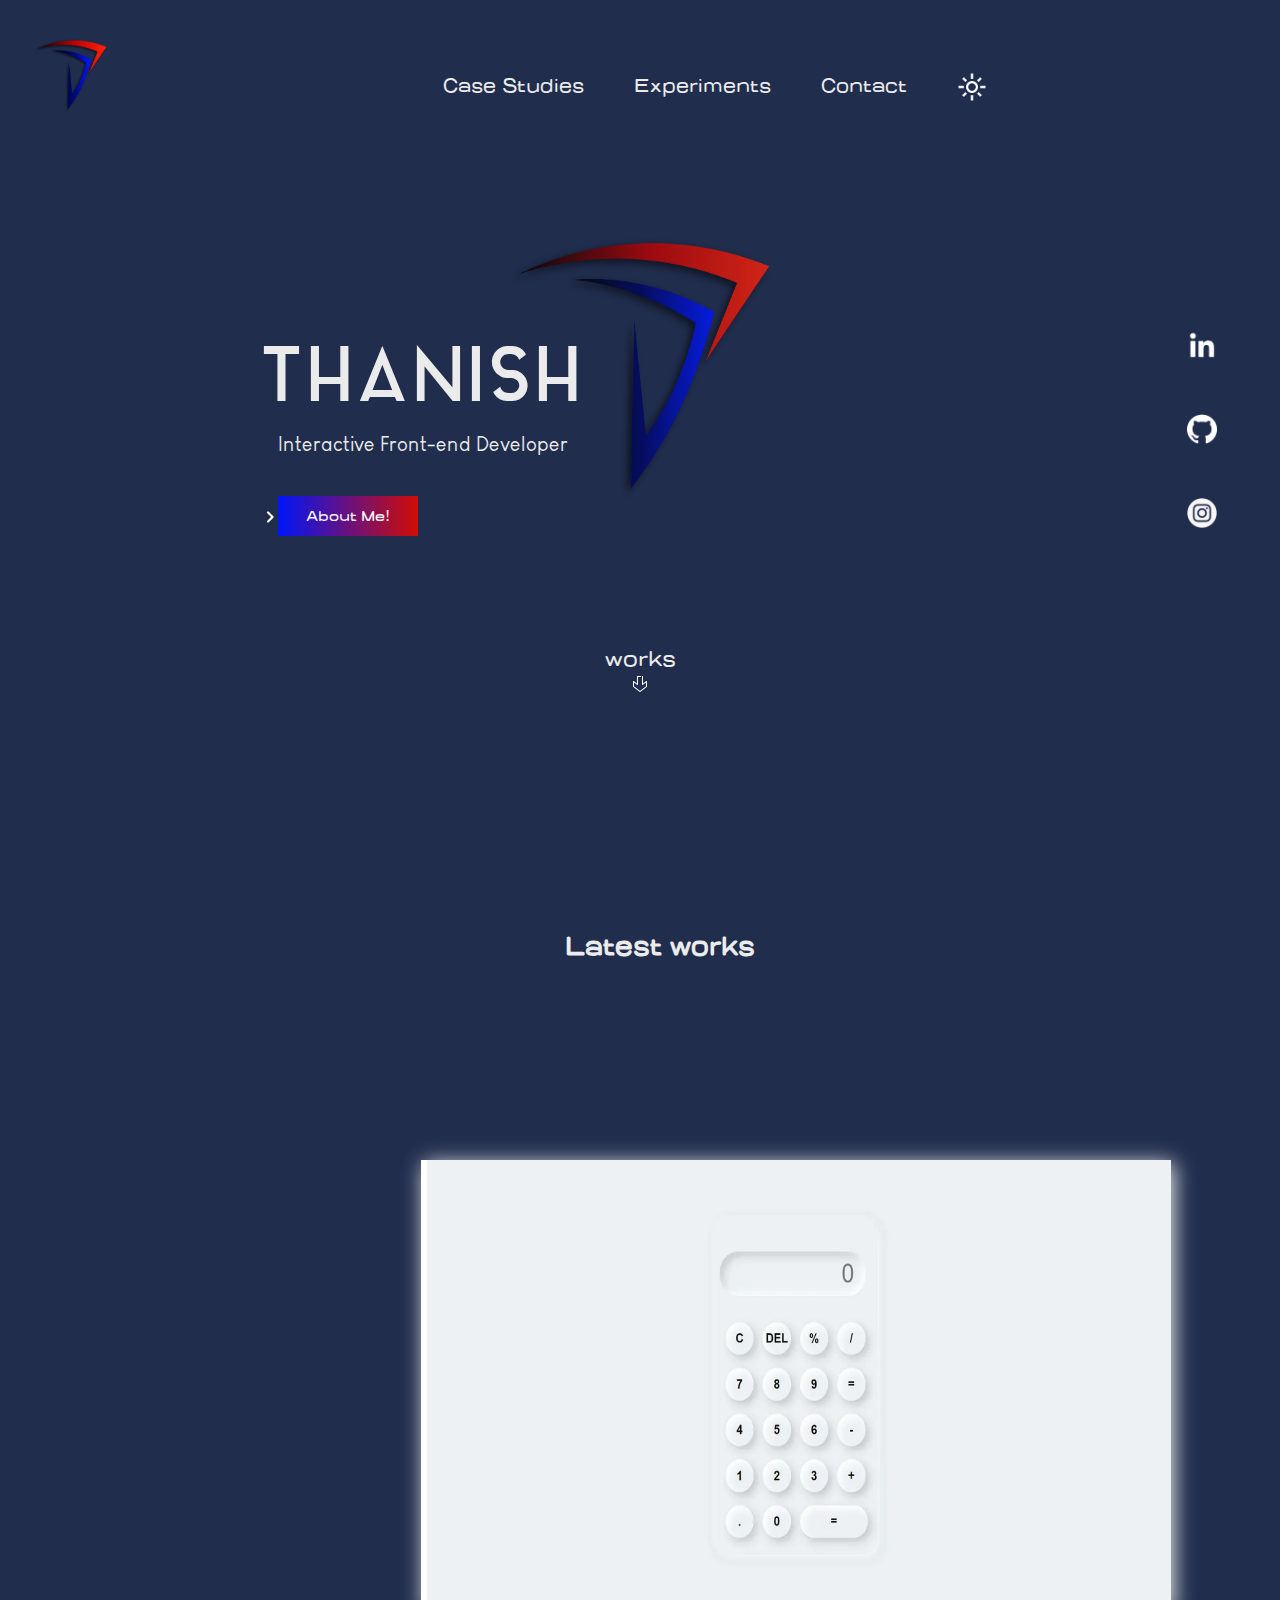
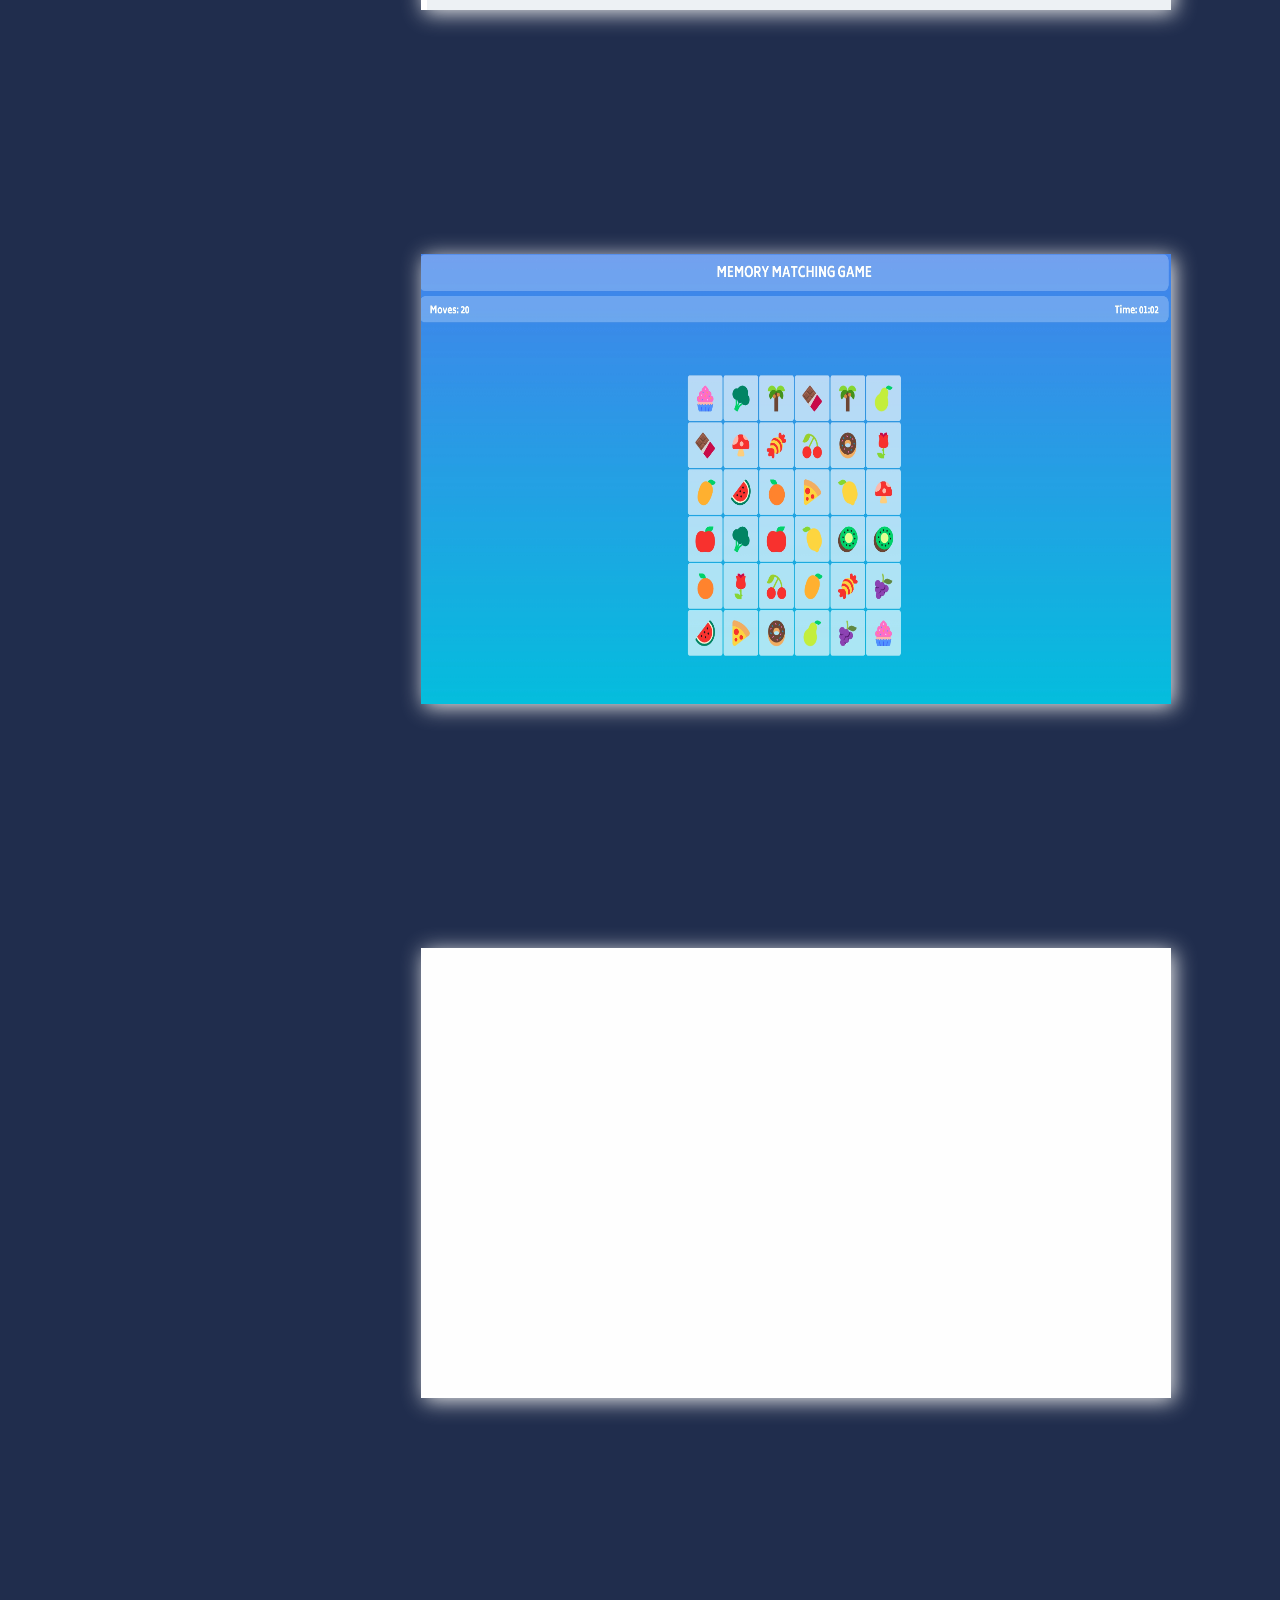
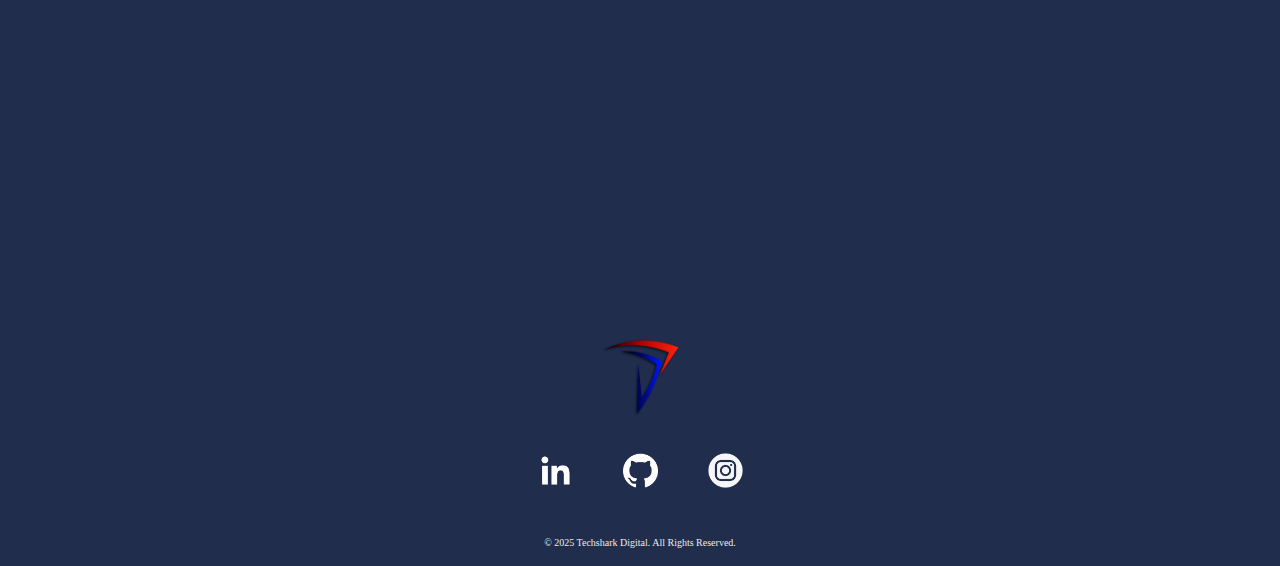
<file: index.html>
<!DOCTYPE html>
<html lang="en">
<head>
    <meta charset="UTF-8">
    <meta name="viewport" content="width=device-width, initial-scale=1.0">
    <title>Thanish - Interactive front-end developer</title>
    <link rel="icon" href="MY LOGO ICON.png">
    <link rel="stylesheet" href="index.css">
</head>
<body>
    <header>
        <div class="content">
            <a href="index.html"><img class="logo" src="MY LOGO ICON.png" alt="Logo"></a>
            <nav class="menu">
                <li onclick="showsidebar()"><a href="#"><img src="menu-24.png" alt=""></a></li>
                <li><a href="#" id="theme-toggle-mob"><img id="theme-mob" src="light-mode.png" alt="Toggle Theme"></a></li>
            </nav>
            <nav class="navigation">
                    <ul>
                        <li class="navigationpc"><a href="#" id="theme-toggle-pc"><img id="theme-pc" src="light-mode.png" alt="Toggle Theme"></a></li>
                        <li class="navigationpc" id="contactpc"><a onclick="showMainMenu()">Contact</a></li>
                        <li class="navigationpc"><a href="#">Experiments</a></li>
                        <li class="navigationpc"><a href="#projects">Case Studies</a></li>
                    </ul>
                </nav>
            </div>
                <div>
                    <ul class="navigationmobile">
                        <li onclick="hidesidebar()"><a id="close" href="index.html"><img class="closeicon" src="close-icon-light.png" alt=""></a></li>
                        <li class="menu-options" id="contactmob"><a  onclick="showcontactmenu(),hidesidebar()">Contact</a></li>
                        <li class="menu-options"><a href="#">Experiments</a></li>
                        <li class="menu-options"><a  href="#projects">Case Studies</a></li>
                    </ul> 
                    <ul class="menuicons">
                        <li><a href="https://www.linkedin.com/in/thanish-p-421204200" target="_blank"><img class="linkedin" src="linkedin light.png" alt="LinkedIn"></a></li>
                        <li><a href="https://github.com/thanish2806" target="_blank"><img class="github" src="github-light.png" alt="GitHub"></a></li>
                        <li><a href="https://www.instagram.com/thanish_fze/" target="_blank"><img class="instagram" src="instagram light.png" alt="Instagram"></a></li>
                    </ul>
                </div>
                <nav id="mainmenu">
                    <div class="aboutmemenu">
                        <img class="closeicon" onclick="hidemainmenu(),sidebarunblur()" src="close-icon-light.png" alt="close">
                        <li><p class="aboutmetext">About me</p></li>
                        <li><p class="aboutmerole">Interactive Front-end Developer</p></li>
                        <li><p class="aboutcontent">I'm Thanish, a 20-year-old Indian Freelance Front-end developer. I'm a weird guy who likes making weird things with web technologies.
                        I like to resolve design problems, create smart user interface and imagine useful interaction, developing rich web experiences & web applications.
                        When not working or futzing around with code, I study how to escape from University. Actually for hire.</p></li>
                        
                    </div>
                    
                    <div class="contactmenu">
                        <img onclick="hidemainmenu(),sidebarunblur()" src="close-icon-dark.png" alt="close">
                        <p class="contactmenutitle">Let's Talk.</p>
                        <p class="contactmenusubtitle">New projects, freelance inquiry or even a coffee.</p>
                        <form id="contactForm">
                            
                            <label for="name">Name</label><br>
                            <input type="text" id="name" name="name" placeholder="Name" required><br><br>
                            <label for="email">Email</label><br>
                            <input type="email" id="email" name="email" placeholder="Email" required><br><br>
                            <label for="message">Message</label><br>
                            <textarea id="message" name="message" placeholder="Enter your query" required></textarea><br><br>
                            <button type="button" class="Submit" onclick="sendToWhatsApp()">Submit</button>
                        </form>
                    </div>
            
                </nav>                       
    </header>
    <img src="MY LOGO ICON.png" class="background-logo" alt="Thanish's personal logo">
    
            
    
    <div id="info">
        <p class="myname">THANISH</p>
        <p class="myrole">Interactive Front-end Developer</p>
        
        <div class="aboutme-btn">
            <button onclick="showMainMenu()" class="aboutme" type="button">About Me!</button>
            <img class="aboutme-forward-icon" src="forward icon.png" alt="">
        </div>
        <div class="works">
            <a href="#projects">works</a>
            <a href="#projects"><img class="arrow" src="arrow.png" alt="Arrow"></a>
        </div>
        <p class="credit">© 2025 Thanish</p>
    </div>
    <div class="icons">
        <ul class="icon">
            <li><a href="https://www.linkedin.com/in/thanish-p-421204200" target="_blank"><img class="linkedin" src="linkedin light.png" alt="LinkedIn"></a></li>
            <li><a href="https://github.com/thanish2806" target="_blank"><img class="github" src="github-light.png" alt="GitHub"></a></li>
            <li><a href="https://www.instagram.com/thanish_fze/" target="_blank"><img class="instagram" src="instagram light.png" alt="Instagram"></a></li>
        </ul>
    </div>
    <div class="projects" id="projects">
        <ul class="project-images">

            <h2>Latest works</h2>
            <li><a href="https://thanish2806.github.io/Calculator/" target="_blank"><img src="calculator-project.jpeg" alt="LinkedIn"></a></li>
            <li><a href="https://github.com/thanish2806" target="_blank"><img src="cardgame.jpeg" alt="GitHub"></a></li>
            <li><a href="https://www.instagram.com/thanish_fze/" target="_blank"><img src="samplebg.jpeg" alt="Instagram"></a></li>
        </ul>
    </div>
    <footer>
        <a href="index.html"><img class="logobottom" src="MY LOGO ICON.png" alt="Logo"></a>
        <div class="icons-bottom">
            
            <ul id="icons-bottom">
                <li><a href="https://www.linkedin.com/in/thanish-p-421204200" target="_blank"><img class="linkedin" src="linkedin light.png" alt="LinkedIn"></a></li>
                <li><a href="https://github.com/thanish2806" target="_blank"><img class="github" src="github-light.png" alt="GitHub"></a></li>
                <li><a href="https://www.instagram.com/thanish_fze/" target="_blank"><img class="instagram" src="instagram light.png" alt="Instagram"></a></li>
            </ul>
        </div>
        <p class="footer">© 2025 Techshark Digital. All Rights Reserved.</p>
    </footer>
    <script src="index.js"></script>
    </script>
</body>
</html>
</file>
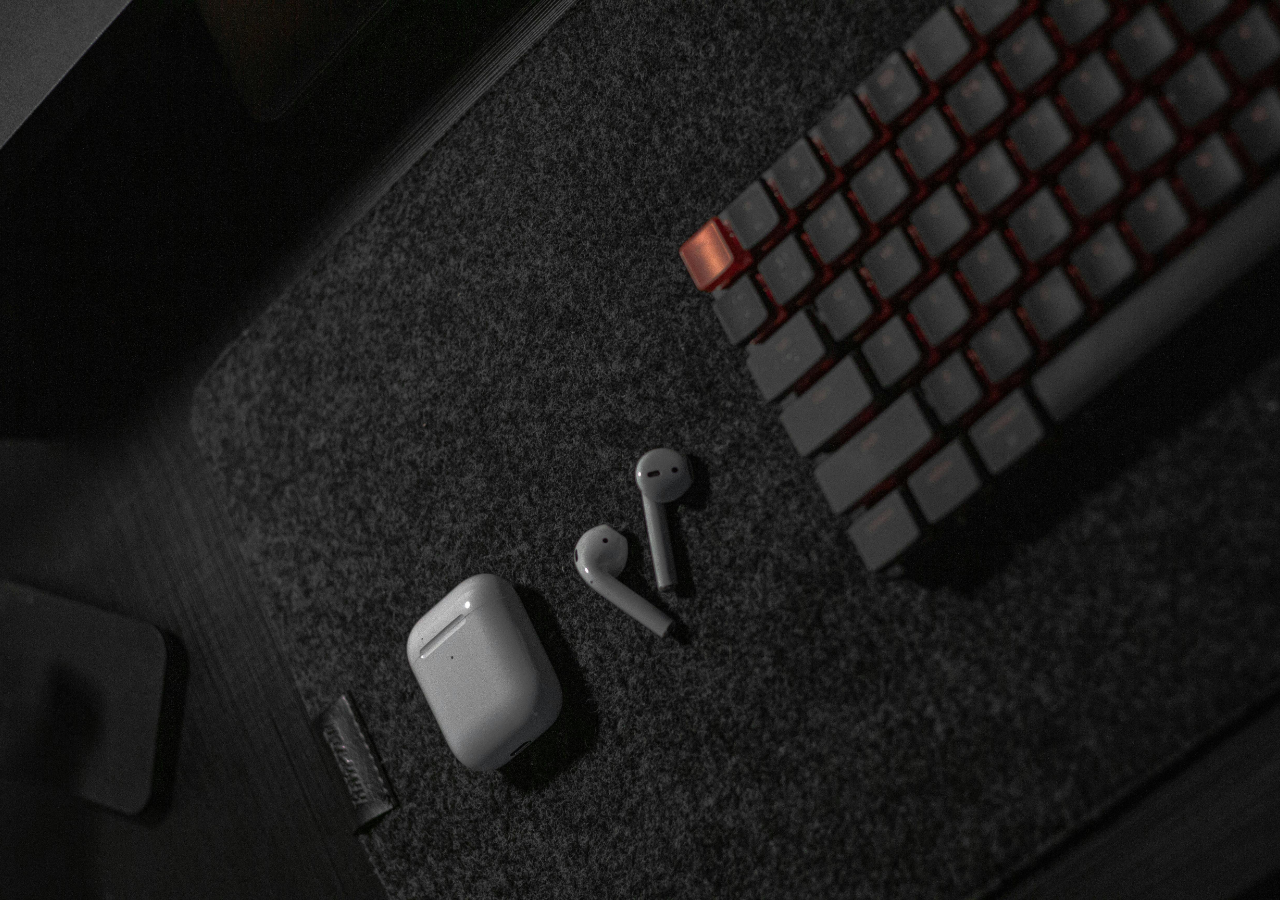
<file: contactme.html>
<!DOCTYPE html>
<html lang="en">
<head>
    <meta charset="UTF-8">
    <meta name="viewport" content="width=device-width, initial-scale=1.0">
    <link rel="stylesheet" href="contactme.css">
    <title>Document</title>
</head>
<body>
    
        
    <script src="index.js"></script>
</body>
</html>
</file>
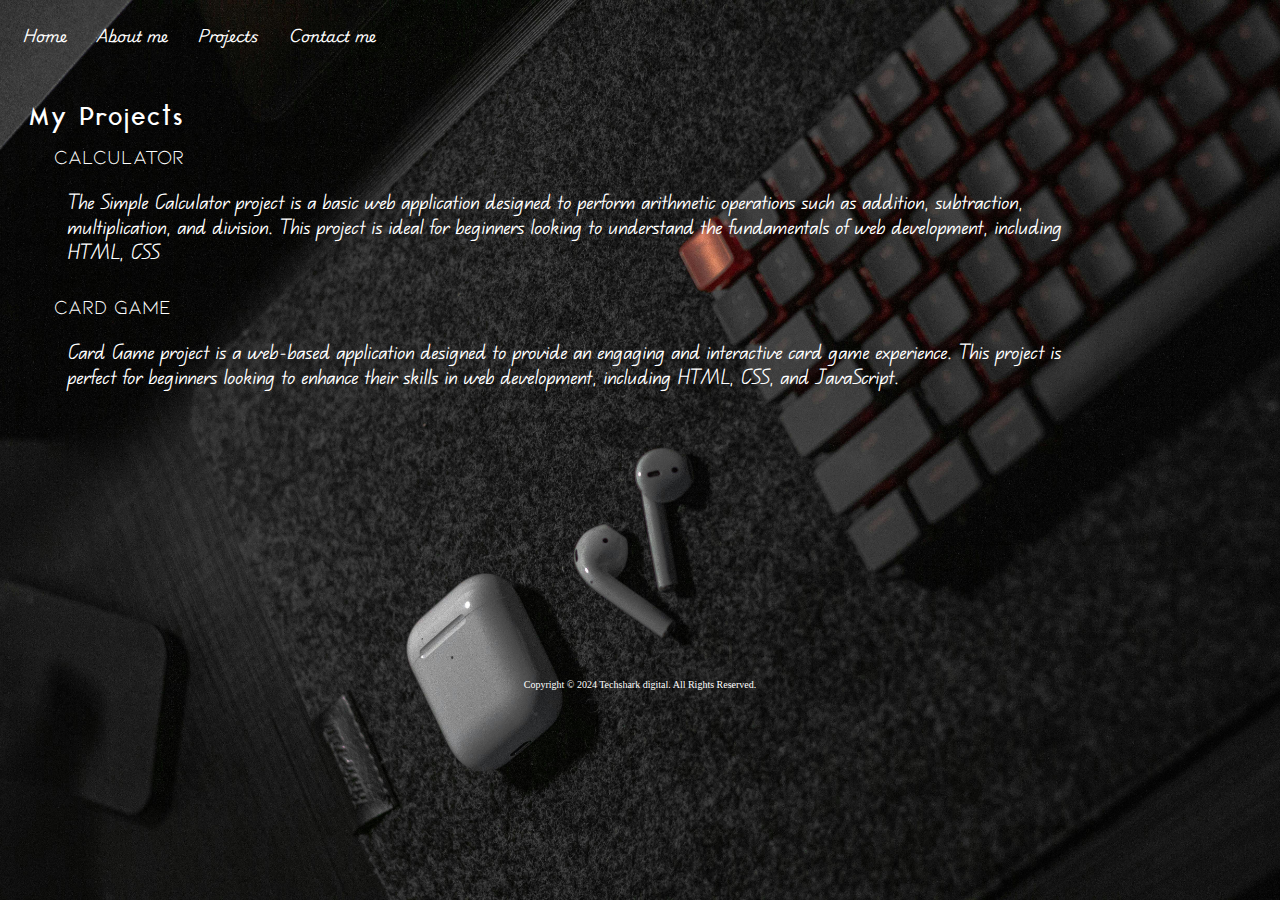
<file: projects.html>
<!DOCTYPE html>
<html lang="en">
<head>
    <meta charset="UTF-8">
    <meta name="viewport" content="width=device-width, initial-scale=1.0">
    <link rel="stylesheet" href="projects.css">
    <link rel="icon" type="image/x-icon" href="/images/favicon.ico">
    <link rel="preconnect" href="https://fonts.googleapis.com">
    <link rel="preconnect" href="https://fonts.gstatic.com" crossorigin>
    <link href="https://fonts.googleapis.com/css2?family=Antic+Slab&family=Dancing+Script:wght@400..700&family=Lugrasimo&family=Playwrite+CL:wght@100..400&family=Playwrite+DK+Uloopet:wght@100..400&family=Zen+Dots&display=swap" rel="stylesheet">
    <link rel="preconnect" href="https://fonts.googleapis.com">
<link rel="preconnect" href="https://fonts.gstatic.com" crossorigin>
<link href="https://fonts.googleapis.com/css2?family=Antic+Slab&family=Dancing+Script:wght@400..700&family=Edu+QLD+Beginner:wght@400..700&family=Lugrasimo&family=Playwrite+CL:wght@100..400&family=Playwrite+DK+Uloopet:wght@100..400&family=Zen+Dots&display=swap" rel="stylesheet">
<link rel="preconnect" href="https://fonts.gstatic.com" crossorigin>
<link href="https://fonts.googleapis.com/css2?family=Antic+Slab&family=Dancing+Script:wght@400..700&family=Playwrite+CL:wght@100..400&display=swap" rel="stylesheet">
<link rel="preconnect" href="https://fonts.googleapis.com">
<link rel="preconnect" href="https://fonts.gstatic.com" crossorigin>
<link href="https://fonts.googleapis.com/css2?family=Antic+Slab&family=Dancing+Script:wght@400..700&family=Lugrasimo&family=Playwrite+CL:wght@100..400&display=swap" rel="stylesheet">
<link rel="preconnect" href="https://fonts.googleapis.com">
<link rel="preconnect" href="https://fonts.gstatic.com" crossorigin>
<link href="https://fonts.googleapis.com/css2?family=Antic+Slab&family=Dancing+Script:wght@400..700&family=Lugrasimo&family=Playwrite+CL:wght@100..400&family=Playwrite+DK+Uloopet:wght@100..400&display=swap" rel="stylesheet">
<title>Projects - Thanish</title>
</head>
<body>
    <header>
        <div class="navigat">
            <nav class="navigation">
                <ul><li><a  href="index.html">Home</a></li>
                    <li><a  href="aboutme.html">About me</a></li>
                    <li><a  href="projects.html">Projects</a></li>
                    <li><a  href="contactme.html">Contact me</a></li>
                </ul>
            </nav>
        </div>
        
    </header>
    <div id="projects">
        <h2>My Projects </h2>
        <a href="https://github.com/thanish2806/calculator-co.git" target="_blank"><button class="calculator">Calculator</button></a><br>
        <p class="calculator_description">The Simple Calculator project is a basic web application designed to perform arithmetic operations such as addition, subtraction, multiplication, and division. This project is ideal for beginners looking to understand the fundamentals of web development, including HTML, CSS</p>
        <a href="https://github.com/thanish2806/CARD-GAME.git" target="_blank"><button class="card_game">Card game</button></a><br>
        <p class="card_game_description" >Card Game project is a web-based application designed to provide an engaging and interactive card game experience. This project is perfect for beginners looking to enhance their skills in web development, including HTML, CSS, and JavaScript.</p>

    </div>
    <footer>
        <p class="footer">Copyright © 2024 Techshark digital. All Rights Reserved.</p>
    </footer>
</body>
</html>
</file>
<file: index.css>
:root{
    --primary-color: #202d4d;
    --secondary-color: #ebebeb;
}
.dark-theme{
    --primary-color: #ebebeb;
    --secondary-color: #202d4d;
}
body{
    background-color:var(--primary-color);
    background-size: cover;
    background-repeat: no-repeat;
    background-position: center;
    flex-direction: column;
    min-height: 100px;
    display: flex;
	transition: background-color 0.5s ease, color 0.5s ease;

}
.projects{
    background-color: var(--secondary-color)
}
.background-logo{
    display: block;
    margin-left: auto;
    margin-right: auto;
    position: relative;
    z-index: -1;
    height: 270px;
    width: 270px;
    margin-top: 50px;
    opacity: 80%;
}
.logo{
    height: 75px;
    width: 75px;
    position: relative;
    margin-top: 30px;
    margin-left: 25px;
}
/*mobile responsive*/
.menu li{
    float: right;
    list-style-type: none;
}
.menu ul{
    overflow: hidden;
    padding: 0px;
    margin: 0px;
    list-style-type: none;
    background-color: none;
}
.menu a{
    padding: 7px;
    opacity: 100%;
    transition: transform 0.3s ease-in-out;
}
.menu{
    position: relative;
    bottom: 50px;
    right: 10px;
    display: flex;
    flex-direction: column ;
}
.navigation{
    text-align: left;
    vertical-align: top;
    position: relative;
    right: 250px;
    bottom: 60px;
}
.menu{
    display: none;
}
.navigation ul{
    overflow: hidden;
    padding: 0px;
    margin: 0px;
    list-style-type: none;
    background-color: none;
}
.navigation a{
    padding: 15px;
    display: block;
    text-align: center;
    text-decoration: none;
    color: var(--secondary-color);
    font-size: 22px;
    font-family: Roliderounded;
    font-weight: 400;
    font-style: normal;  
    margin-right: 20px;
    opacity: 100%;
    transition: transform 0.3s ease-in-out;
}
.navigationmobile a{
    padding: 15px;
    display: block;
    text-align: center;
    text-decoration: none;
    color: var(--secondary-color);
    font-size: 22px;
    font-family: Roliderounded;
    font-weight: 400;
    font-style: normal;  
    margin-right: 20px;
    opacity: 100%;
    transition: transform 0.3s ease-in-out;
}
.navigation li{
    float: right;
}
nav a:hover{
    transform: scale(1.05);
    opacity: 80%;

}
.navigationmobile {
    position: fixed;
    top: 0;
    right: 0;
    height: 100%;
    width: 100%;
    z-index: 999;
    backdrop-filter: blur(8px);
    background-color: #202d4c00;
    display: none;
    flex-direction: column ;
    filter: none;
}
.navigationmobile img{
    width: 30px;
}
.menuicons{
    display: none;
}
.menuicons{
    position: relative;
    top: 200px;
    height: 100%;
    width: 100%;
    z-index: 999;
    display: none;
    flex-direction: row;
}
.menuicons img{
    height: 30px;
    width: 30px;
    padding: 25px;
    transition: box-shadow 0.3s ease-in-out, transform 0.3s ease-in-out, opacity 0.3s;
}
.menu-options{
    position: relative;
    top: 80px;
    width: 100%;
}
#close{
    position: relative;
    text-align: right;
}
nav a:active{
    transform: scale(1.05);
    opacity: 80%;

}

@font-face {
    font-family: Roliderounded;
    src: url(RolideRounded-Regular.otf);
}
#theme-pc{
    bottom: 133px;
    height: 30px;
    width: 30px;
    transition: box-shadow 0.3s ease-in-out, transform 0.3s ease-in-out, opacity 0.3s;
}
p{
    font-size: small;
}


.myname {
    font-family: aquafont;
    font-optical-sizing: auto;
    font-weight: 400;
    font-style: normal;
    font-size: 75px;
    margin-left: 250px;
    position: relative;
}
.myrole{

    font-family: louisgeorgecafe;
    font-optical-sizing: auto;
    font-weight: 400;
    font-style: normal;
    margin-left: 270px;
    bottom: 70px;
    position: relative;
    font-size: 20px;
}

span.about{
    font-family: Roliderounded;
}
.aboutme {
    content: '';
    position: relative;
    margin-left: 270px;
    bottom: 50px;
    height: 40px;
    width: 140px;
    border-radius: 0px;
    display: flex;
    justify-content: center;
    align-items: center;
    color: #f7f7f7 ;
    background: linear-gradient(to right, #0016f9, #d10d04);
    border: none;
    transition: box-shadow .3s;
    font-family: Roliderounded;
    font-size: 17px;
    z-index: 1;
    transition: box-shadow 0.3s ease-in-out, transform 0.3s ease-in-out, background -color 0.3s ease-in-out;
}

.aboutme:hover {
    cursor: pointer;
    transition-duration: .3s;
    box-shadow: 3px 3px 16px rgb(0, 0, 0);
    display: flex;
    transform: scale(1.01);
    
}

.aboutme-forward-icon {
    position: relative;
    margin-left: 250px;
    bottom: 81px;
    
}
#info{
    margin-top: -245px;
    color:var(--secondary-color);
}
.icon{
    overflow: hidden;
    position: relative;
    padding: 0px;
    margin: 0px;
    text-align: right;
    background-color: none;
    right: 30px;
    bottom: 650px;
}
.icon img{
    height: 30px;
    width: 30px;
    padding: 25px;
    transition: box-shadow 0.3s ease-in-out, transform 0.3s ease-in-out, opacity 0.3s;

}   

.icon img:hover {
    transform: scale(1.1);
    opacity: 70%;
}
.logo-bottom{
    align-items: center;
}

.logobottom{
    display: block;
    margin-left: auto;
    margin-right: auto;
    position: relative;
    height: 80px;
    width: 80px;
    
}
.icons-bottom{
    overflow: hidden;
    padding: 0px;
    margin: 0px;
    background-color: none;
    position: relative;
}
.icons-bottom img{
    height: 35px;
    width: 35px;
    padding: 25px;
    transition: box-shadow 0.3s ease-in-out, transform 0.3s ease-in-out, opacity 0.3s;

}  
#icons-bottom {
    list-style-type: none; 
    padding: 0; 
    margin: 0; 
    display: flex; 
    flex-direction: row; 
    justify-content: center;
}

#icons-bottom li {
    margin: 10px 0; /* Add some space between the icons */
}
.credit{
    text-align: right;
    color: var(--secondary-color);
    right: 20px;
    bottom: 0px;
    margin-top: 90px;
    position: relative;

}
.works{
    display: block;
    position: relative;
    bottom: 50px;
}
.works a{
    font-size: 25px;
    font-family: Roliderounded;
    text-align: center;
    color: var(--secondary-color);
    position: relative;
    display: block;
    padding-top: 80px;
    padding-bottom: 0px;
    text-decoration: none;
}
.arrow{
    position: relative;
    bottom: 85px;
}
#projects{
    position: relative;
    bottom: 400px;
}
h2{
    font-size: 30px;
    font-family: Roliderounded;
    text-align: center;
    color: var(--secondary-color);
    position: relative;
    display: block;
    padding-top: 80px;
    padding-bottom: 50px;
    

}
@font-face {
    font-family: kionaregular;
    src: url(Kiona-Regular.ttf);
}
@font-face {
    font-family: louisgeorgecafe;
    src: url(Louis\ George\ Cafe.ttf);
}
@font-face {
    font-family: comfortaa-regular;
    
    src: url(Comfortaa-Regular.ttf);
}
@font-face {
    font-family: louisgoergecafebold;
    src: url(Louis\ George\ Cafe\ Bold.ttf);
}
@font-face {
    font-family: aquafont;
    src: url(aqua.ttf);
}
@font-face {
    font-family: azonix;
    src: url(Azonix.otf);
}
.projects{
    background-color: var(--primary-color);
}
.project-images{
    overflow: hidden;   
}
.project-images img{
    height: 450px;
    width: 750px;
    box-shadow: 3px 3px 20px var(--secondary-color);
    margin: 120px;
    margin-left: 373px;
    align-content: center;
}
ul{
    list-style-type: none;
}
.calculator:hover{
    cursor: pointer;
    font-size: 20px;
    text-shadow: 3px 3px 30px var(--secondary-color);
}
.cardgame{
    font-family: kionaregular;
    color: blue;
    background-color: var(--secondary-color);
    border: transparent;
    font-size: 20px;
    height: 450px;
    width: 750px;
    display: block;
    margin: 0 auto;
    align-content: center;
    box-shadow: 3px 3px 20px var(--secondary-color);
}
.cardgame:hover{
    cursor: pointer;
    font-size: 20px;
    text-shadow: 3px 3px 30px var(--secondary-color);
}
#mainmenu {
    display: none; /* Initially hidden */
}

.aboutmemenu,
.contactmenu {
    display: none; /* Initially hidden */
}
.aboutmemenu img{
    display: none;
}
.aboutmemenu{
    height: 600px;
    width: 500px;
    position: fixed;
    left: 300px;
    bottom: 60px;
    z-index: 999;
    background-color: var(--primary-color);
    box-shadow: 0px 0px 30px #1b1b23;
    display: block;
    flex-direction: column ;
    list-style-type: none;
}
.aboutmetext{
    padding-top: 50px;
    padding-left: 70px;
    display: block;
    text-align: left;
    text-decoration: none;
    color: var(--secondary-color);
    font-size: 30px;
    font-family: aquafont;
    font-weight: 400;
    font-style: normal;  
    margin-right: 20px;
    opacity: 100%;
    transition: transform 0.3s ease-in-out;
}
.aboutmerole{
    padding-left: 70px;
    display: block;
    text-align: left;
    text-decoration: none;
    color: var(--secondary-color);
    font-size: 17px;
    font-family: louisgeorgecafe;
    font-weight: 400;
    font-style: normal;  
    margin-right: 20px;
    opacity: 100%;
    transition: transform 0.3s ease-in-out;

}
.aboutcontent{
    padding: 70px;
    padding: 70px;
    display: block;
    text-align: left;
    text-decoration: none;
    color: var(--secondary-color);
    font-size: 15px;
    font-family: comfortaa-regular;
    font-weight: 400;
    font-style: normal;  
    margin-right: 13px;
    opacity: 100%;
    transition: transform 0.3s ease-in-out;
    line-height: 1.6;
}
.contactmenu{
    height: 600px;
    width: 500px;
    position: fixed;
    left: 800px;
    bottom: 60px;
    z-index: 999;
    background-color: var(--secondary-color);
    box-shadow: 0px 0px 30px #1b1b23;
    flex-direction: column ;
    list-style-type: none;
}
.contactmenu img{
    width: 26px;
    background: transparent;
    padding-left: 40px;
    padding-top: 40px;
    padding-right: 40px;
    padding-bottom: 0px;
    margin-left: 390px;
}
.contactmenu img:hover{
    transition: transform 0.3s ease-in-out;
    transform: scale(1.05);
    opacity: 80%;
}
#contactForm{
    text-align: left;
    padding-left: 40px;
    padding-top: 20px;
    padding-right: 40px;
    padding-bottom: 40px;

}
.contactmenutitle{
    padding-top: 0px;
    padding-left: 40px;
    display: block;
    text-align: left;
    text-decoration: none;
    color: var(--primary-color);
    font-size: 30px;
    font-family: aquafont;
    font-weight: 400;
    font-style: normal;  
    margin-right: 20px;
    opacity: 100%;
    transition: transform 0.3s ease-in-out;

}
.contactmenusubtitle{
    padding-left: 40px;
    display: block;
    text-align: left;
    text-decoration: none;
    color: var(--primary-color);
    font-size: 16px;
    font-family: aquafont;
    font-style: normal;  
    margin-right: 20px;
    opacity: 100%;
    transition: transform 0.3s ease-in-out;

}
label{
    font-family: louisgoergecafebold;
    font-size: 18px;
    color: var(--primary-color);
}
#contactForm input{
    width: 300px;
    height: 20px;
    background-color: transparent;
    border-top: transparent;
    border-right: transparent;
    border-left: transparent;
    border-width: 2px;
    color: var(--primary-color);
}
#contactForm textarea{
    width: 300px;
    height: 100px;
    border-top: transparent;
    border-right: transparent;
    border-left: transparent;
    border-width: 2px;
    color: var(--primary-color);
    background-color: transparent;
    border-color: var(--primary-color);
}
.Submit{
    content: '';
    padding: 15px;
    height: 36px;
    width: 100px;
    border-radius: 0px;
    display: flex;
    justify-content: center;
    align-items: center;
    color: #f7f7f7 ;
    background: linear-gradient(to right, #0016f9, #d10d04);
    border: none;
    transition: box-shadow .3s;
    font-family: Roliderounded;
    font-size: 17px;
    transition: box-shadow 0.3s ease-in-out, transform 0.3s ease-in-out, background -color 0.3s ease-in-out;
}
.footer{
    color: var(--secondary-color);
    background-color: transparent;
    position: relative;
    text-align: center;
    font-size: 10px;
    top: 0px;
}

@media screen and (max-width: 768px) {
    /* Mobile Menu Icon */
    .logo{
        height: 50px;
        width: 50px;
        position: relative;
        margin-top: 30px;
        margin-left: 25px;
    }
    .navigation{
        display: block;
        text-align: right;
        position: relative;
        right: 0px;
        bottom: 110px;

    }
    #theme-toggle{
        display: block;
        right: 20px;
        bottom: 0px;
    }
    .menu{
        display: block;

    }
    .menu img{
        width: 26px;
   
    }
    .menu a:active{
        transform: scale(1.05);
        opacity: 80%;
    
    }
    
    nav{
        display: block;
    }
    .navigationpc {
        display: none; /* Hide standard nav on mobile */
    }
    nav a:active{
        transform: scale(1.05);
        opacity: 80%;
    }
    .background-logo {
        display: block;
        margin-left: auto;
        margin-right: auto;
        position: relative;
        justify-content: center;
        align-items: center;
        height: 200px;
        width: 200px;
        margin-top: 150px;
        opacity: 80%;
    }
    .myname {
        font-family: aquafont;
        font-optical-sizing: auto;
        font-weight: 400;
        font-style: normal;
        font-size: 50px;
        margin-left: 40px;
        position: relative;
        bottom: 55px;
    }
    .myrole {
        font-family: louisgeorgecafe;
        font-optical-sizing: auto;
        font-weight: 400;
        font-style: normal;
        margin-left: 50px;
        bottom: 70px;
        position: relative;
        font-size: 15px;
    }
    .aboutme {
        content: '';
        position: relative;
        margin-left: 50px;
        bottom: 50px;
        height: 30px;
        width: 90px;
        border-radius: 0px;
        display: flex;
        justify-content: center;
        align-items: center;
        color: #f7f7f7;
        background: linear-gradient(to right, #0016f9, #d10d04);
        border: none;
        transition: box-shadow .3s;
        font-family: Roliderounded;
        font-size: 14px;
        z-index: 1;
        transition: box-shadow 0.3s ease-in-out, transform 0.3s ease-in-out, background-color 0.3s ease-in-out;
    }
    .aboutme:hover {
        cursor: pointer;
        transition-duration: .3s;
        box-shadow: 3px 3px 16px rgb(0, 0, 0);
        display: flex;
        transform: scale(1.01);
    }
    .aboutme-forward-icon {
        position: relative;
        margin-left: 16px;
        bottom: 77px;
        z-index: 0;
    }
    .credit{
        position: relative;
        bottom: 210px;
    }
    #info {
        margin-top: -200px;
        color: var(--secondary-color);
    }
    .icon{
        display: none;
    }
    #projects{
        margin-top: 250px;
        justify-content: center;
    }
    h2{
        font-size: 30px;
        font-family: Roliderounded;
        color: var(--secondary-color);
    }
    .project-images {
        list-style-type: none; /* Remove default list styling */
        padding: 0; /* Remove default padding */
        margin: 0; /* Remove default margin */
        display: flex; /* Use flexbox for layout */
        flex-direction: column; /* Arrange items in a column */
        align-items: center; /* Center items horizontally */
    }
    
    .project-images img {
        height: 230px;
        width: 285px;
        box-shadow: 3px 3px 20px var(--secondary-color);
        border-top-right-radius: 30px;
        border-bottom-left-radius: 30px;
        border-top-left-radius: 10px;
        border-bottom-right-radius: 10px;
        margin: 50px 0; /* Add some space between images */
    }
    
    .icons-bottom img{
        height: 30px;
        width: 30px;
        padding: 25px;
        transition: box-shadow 0.3s ease-in-out, transform 0.3s ease-in-out, opacity 0.3s;
    
    }  
    #icons-bottom {
        list-style-type: none; /* Remove default list styling */
        padding: 0; /* Remove default padding */
        margin: 0; /* Remove default margin */
        display: flex; /* Use flexbox for layout */
        flex-direction: row; /* Arrange items in a column */
        justify-content: center;/* Center items horizontally */
    }
    
    #icons-bottom li {
        margin: 10px 0; /* Add some space between the icons */
    }
    .works{
        display: block;
        position: relative;
        bottom: 17px;
    }
    .works a{
        font-size: 25px;
        font-family: Roliderounded;
        text-align: center;
        color: var(--secondary-color);
        position: relative;
        display: block;
        padding-top: 80px;
        padding-bottom: 0px;
        text-decoration: none;
    }
    .aboutmemenu img{
        display: flex;
    }
    .aboutmemenu{
        height: 600px;
        width: 350px;
        position: fixed;
        left: 20px;
        bottom: 25px;
        z-index: 999;
        background-color: var(--primary-color);
        box-shadow: 0px 0px 30px #1b1b23;
        display: none;
        flex-direction: column ;
        list-style-type: none;
    }
    .aboutmetext{
        padding-top: 5px;
        padding-left: 20px;
        display: block;
        text-align: left;
        text-decoration: none;
        color: var(--secondary-color);
        font-size: 22px;
        font-family: aquafont;
        font-weight: 400;
        font-style: normal;  
        margin-right: 20px;
        opacity: 100%;
        transition: transform 0.3s ease-in-out;
    }
    .aboutmerole{
        padding-left: 20px;
        text-align: left;
        text-decoration: none;
        color: var(--secondary-color);
        font-size: 17px;
        font-family: louisgeorgecafe;
        font-weight: 400;
        font-style: normal;  
        margin-right: 20px;
        opacity: 100%;
        transition: transform 0.3s ease-in-out;
    
    }
    .aboutcontent{
        padding: 20px;
        padding: 20px;
        display: block;
        text-align: left;
        text-decoration: none;
        color: var(--secondary-color);
        font-size: 15px;
        font-family: comfortaa-regular;
        font-weight: 400;
        font-style: normal;  
        margin-right: 11px;
        opacity: 100%;
        transition: transform 0.3s ease-in-out;
        line-height: 1.6;
    }
    .aboutmemenu img{
        width: 26px;
        background: transparent;
        padding-left: 40px;
        padding-top: 15px;
        padding-right: 40px;
        padding-bottom: 0px;
        margin-left: 265px;
    }
    .contactmenu{
        height: 600px;
        width: 350px;
        position: fixed;
        bottom: 25px;
        left: 20px;
        background-color: var(--secondary-color);
        box-shadow: 0px 0px 30px #1b1b23;
        display: none;
        flex-direction: column ;
        list-style-type: none;
    }
    .contactmenu img{
        width: 26px;
        background: transparent;
        padding-left: 40px;
        padding-top: 15px;
        padding-right: 40px;
        padding-bottom: 0px;
        margin-left: 265px;
    }
    .contactmenu img:hover{
        transition: transform 0.3s ease-in-out;
        transform: scale(1.05);
        opacity: 80%;
    }
    #contactForm{
        text-align: left;
        padding-left: 20px;
        padding-top: 2px;
        padding-right: 40px;
        padding-bottom: 40px;
    
    }
    .contactmenutitle{
        padding-left: 20px;
        display: block;
        text-align: left;
        text-decoration: none;
        color: var(--primary-color);
        font-size: 20px;
        font-family: aquafont;
        font-weight: 400;
        font-style: normal;  
        margin-right: 20px;
        opacity: 100%;
        transition: transform 0.3s ease-in-out;
    
    }
    .contactmenusubtitle{
        padding-left: 20px;
        display: block;
        text-align: left;
        text-decoration: none;
        color: var(--primary-color);
        font-size: 12px;
        font-family: aquafont;
        font-style: normal;  
        margin-right: 20px;
        opacity: 100%;
        transition: transform 0.3s ease-in-out;
    
    }
    label{
        font-family: louisgoergecafebold;
        font-size: 14px;
        color: var(--primary-color);
    }
    #contactForm input{
        width: 300px;
        height: 20px;
        background-color: transparent;
        border-top: transparent;
        border-right: transparent;
        border-left: transparent;
        border-width: 2px;
        color: var(--primary-color);
    }
    #contactForm textarea{
        width: 300px;
        height: 80px;
        border-top: transparent;
        border-right: transparent;
        border-left: transparent;
        border-width: 2px;
        color: var(--primary-color);
        background-color: transparent;
        border-color: var(--primary-color);
    }
    .Submit{
        content: '';
        padding: 0px;
        height: 36px;
        width: 80px;
        border-radius: 0px;
        position: relative;
        bottom: px;
        color: #f7f7f7 ;
        background: linear-gradient(to right, #0016f9, #d10d04);
        border: none;
        transition: box-shadow .3s;
        font-family: Roliderounded;
        font-size: 14px;
        transition: box-shadow 0.3s ease-in-out, transform 0.3s ease-in-out, background -color 0.3s ease-in-out;
    }
}
</file>
<file: contactme.css>
body{
    background-image: url("pexels-matheus-oliveira-64077457-10949677.jpg");
    transform: rotate(-90);
    background-size: cover;
    background-repeat: no-repeat;
    background-position: center;
    background-attachment: fixed;
    flex-direction: column;
    min-height: 100px;
    display: flex;
    justify-content: center;

}
@media screen and (max-width:600px){
    body{
        background-image: url("pexels-matheus-oliveira-64077457-10949677.jpg");
        transform: rotate(-180);
        background-size: cover;
        background-repeat: no-repeat;
        background-position: center;
        background-attachment: fixed;
        
    }  
}
header{
    border-radius: 10px;
}
.navigation ul{
    overflow: hidden;
    padding: 0px;
    margin: 0px;
    list-style-type: none;
    background-color: none;
}
.navigation a{
    padding: 15px;
    display: block;
    text-align: center;
    text-decoration: none;
    color: white;
    font-size: 15px;
    font-family: "Playwrite DK Uloopet", cursive;
}
.navigation li{
    float: left;
}
@media screen and (max-width:600px) {
    .navigation ul{
        overflow: hidden;
        padding: 0px;
        margin: 0px;
        list-style-type: none;
        background-color: none;
    }
}  
@media screen and (max-width:600px){
    .navigation a{
        padding: 7px;
        display: block;
        text-align: center;
        text-decoration: none;
        color: white;
        font-size: 16px;
        font-family: "Playwrite DK Uloopet", cursive;
    }
}
@media screen and (max-width:600px){
    .navigation li{
        float: left;
    }
    
}
.navigation{
    text-align: left;
    vertical-align: top;


}
@font-face {
    font-family: hookana;
    src: url(hookanaregular-lvkd5.ttf);
}
h1{
    font-family: legand;
    font-size: 80px;
    color: white;
    text-align: center;
    letter-spacing: 3px;
}
@media screen and (max-width:600px) {
    h1{
        font-family: legand;
        font-size: 40px;
        color: white;
        text-align: center;
        letter-spacing: 3px;
    }
}
@font-face {
    font-family: legand;
    src: url(Legand-BF673e953d36757.otf);
}
@font-face {
    font-family: Myfonts;
    src: url(aqua.ttf);
}
div.container{
    position: relative;
    text-align: center;
    bottom: 50px;
    
}
ul.icon{
    overflow: hidden;
    padding: 0px;
    margin: 0px;
    background-color: none;
    display: inline-block;
}
.icon img{
    width: 30px;
    padding: 25px;
    
}
@media screen and (max-width:600px) {
    .icon img{
        width: 40px;
        padding: 25px;
        
    }
    
}
.icon img:hover{
    width: 40px;
}
.icon li{
    float: left;
    
}wqqq
dqwdqwdqw


.footer{
    color: white;
    background-color: transparent;
    position: relative;
    text-align: center;
    font-size: 10px;
    top: 100px;
}
@media screen and (max-width:600px) {
    .footer{
        color: white;
        background-color: transparent;
        position: relative;
        text-align: center;
        font-size: 10px;
        top: 290px;
    }
    
}
</file>
<file: projects.css>
body{
    background-image: url("pexels-matheus-oliveira-64077457-10949677.jpg");
    transform: rotate(-90);
    background-size: cover;
    background-repeat: no-repeat;
    background-position: center;
    background-attachment: fixed;
    flex-direction: column;
    min-height: 100px;
    display: flex;

}
@media screen and (max-width:600px){
    body{
        background-image: url("pexels-matheus-oliveira-64077457-10949677.jpg");
        transform: rotate(-180);
        background-size: cover;
        background-repeat: no-repeat;
        background-position: center;
        background-attachment: fixed;
    }  
}
h1{
      font-family: "Edu AU VIC WA NT Pre", cursive;
      font-size: 22px;
      margin-left: 150px;
      color: white;
}
header{
    border-radius: 10px;
}
.navigation ul{
    overflow: hidden;
    padding: 0px;
    margin: 0px;
    list-style-type: none;
    background-color: none;
}
.navigation a{
    padding: 15px;
    display: block;
    text-align: center;
    text-decoration: none;
    color: white;
    font-size: 15px;
    font-family: "Playwrite DK Uloopet", cursive;
}
.navigation li{
    float: left;
}
@media screen and (max-width:600px) {
    .navigation ul{
        overflow: hidden;
        padding: 0px;
        margin: 0px;
        list-style-type: none;
        background-color: none;
    }
}  
@media screen and (max-width:600px){
    .navigation a{
        padding: 7px;
        display: block;
        text-align: center;
        text-decoration: none;
        color: white;
        font-size: 16px;
        font-family: "Playwrite DK Uloopet", cursive;
    }
}
@media screen and (max-width:600px){
    .navigation li{
        float: left;
    }
    
}
.navigation{
    text-align: left;
    vertical-align: top;


}
h2{
    font-family: Myfonts;
    font-weight: 400;
    font-style: normal;
    top: 20px;
    position: relative;
    color: white;
    margin-left: 20px;
      
}

@font-face {
    font-family: kionaregular;
    src: url(Kiona-Regular.ttf);
}
.calculator{
    font-family: kionaregular;
    color: white;
    background-color: transparent;
    border: transparent;
    font-size: 20px;
    padding-top: 10px;
    margin-left: 40px;
    position: relative;
}
.calculator:hover{
    cursor: pointer;
    font-size: 20.5px;
    text-shadow: 3px 3px 5px white;
}
.card_game{
    font-family: kionaregular;
    color: white;
    background-color: transparent;
    border: transparent;
    font-size: 20px;
    padding-top: 10px;
    margin-left: 40px;
    position: relative;
}
.card_game:hover{
    cursor: pointer;
    font-size: 20.5px;
    text-shadow: 3px 3px 5px white;
}
.calculator_description{
    width: 1000px;
    font-family: "Edu QLD Beginner", cursive;
    font-optical-sizing: auto;
    color: white;
    margin-left: 60px;
    font-size: 20px;
}
@media screen and (max-width: 1000px) {
    .calculator_description{
        width: 300px;
        font-family: "Edu QLD Beginner", cursive;
        font-optical-sizing: auto;
        color: white;
        margin-left: 60px;
        font-size: 20px;
    }
    
}
.card_game_description{
    width: 1000px;
    font-family: "Edu QLD Beginner", cursive;
    font-optical-sizing: auto;
    color: white;
    margin-left: 60px;
    font-size: 20px;
    padding-bottom: 210px;
  
}
@media screen and (max-width: 1000px) {
    .card_game_description{
        width: 300px;
        font-family: "Edu QLD Beginner", cursive;
        font-optical-sizing: auto;
        color: white;
        margin-left: 60px;
        font-size: 20px;
    }
    
}
@font-face {
    font-family: Myfonts;
    src: url(aqua.ttf);
}
.footer{
    color: white;
    background-color: transparent;
    position: relative;
    text-align: center;
    font-size: 10px;
    top: 50px;
}
@media screen and (max-width:600px) {
    .footer{
        color: white;
        background-color: transparent;
        position: relative;
        text-align: center;
        font-size: 10px;
        top: 20px;
    }
    
}
</file>
